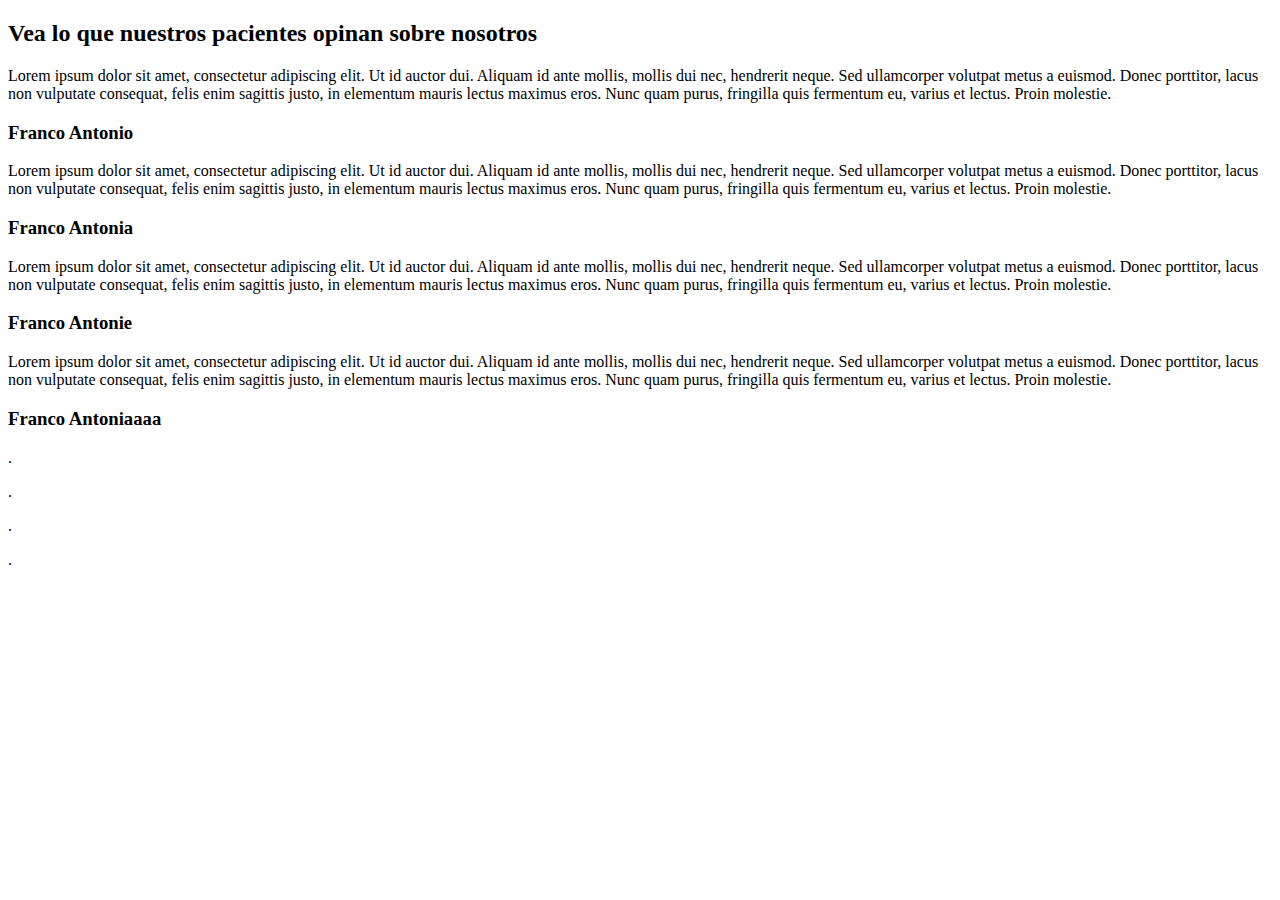
<file: modulo1.html>
<!DOCTYPE html>
<html lang="es">
<head>
    <meta charset="UTF-8">
    <meta name="viewport" content="width=device-width, initial-scale=1.0">
    <link rel="preconnect" href="https://fonts.googleapis.com">
    <link rel="preconnect" href="https://fonts.gstatic.com" crossorigin>
    <link href="https://fonts.googleapis.com/css2?family=Open+Sans:ital,wght@0,300..800;1,300..800&display=swap" rel="stylesheet">
    <link rel="stylesheet" href="https://medizama.com/css/modulo1-vm.css">
    
    <title>Seccion de Modulos</title>
</head>
<body>
    <main>
        <!-- Seccion de Testimoniales  23 /02 /2024-->
        <div class="container-carrusel">
            <div class="texto">
                <h2>Vea lo que nuestros <b>pacientes</b>  opinan sobre nosotros</h2>
            </div>
            <div class="slider-main">
                <div class="slider">
                    <div class="testimonios">
                        <div class="card-testimonios">
                            <p>Lorem ipsum dolor sit amet, consectetur adipiscing elit. Ut id auctor dui. Aliquam id ante mollis, mollis dui nec, hendrerit neque. Sed ullamcorper volutpat metus a euismod. Donec porttitor, lacus non vulputate consequat, felis enim sagittis justo, in elementum mauris lectus maximus eros. Nunc quam purus, fringilla quis fermentum eu, varius et lectus. Proin molestie.</p>
                            <h3>Franco Antonio</h3>
                        </div>
                        <div id="" class="card-testimonios">
                            <p>Lorem ipsum dolor sit amet, consectetur adipiscing elit. Ut id auctor dui. Aliquam id ante mollis, mollis dui nec, hendrerit neque. Sed ullamcorper volutpat metus a euismod. Donec porttitor, lacus non vulputate consequat, felis enim sagittis justo, in elementum mauris lectus maximus eros. Nunc quam purus, fringilla quis fermentum eu, varius et lectus. Proin molestie.</p>
                            <h3>Franco Antonia</h3>
                        </div>
                        <div id="" class="card-testimonios">
                            <p>Lorem ipsum dolor sit amet, consectetur adipiscing elit. Ut id auctor dui. Aliquam id ante mollis, mollis dui nec, hendrerit neque. Sed ullamcorper volutpat metus a euismod. Donec porttitor, lacus non vulputate consequat, felis enim sagittis justo, in elementum mauris lectus maximus eros. Nunc quam purus, fringilla quis fermentum eu, varius et lectus. Proin molestie.</p>
                            <h3>Franco Antonie</h3>
                        </div>
                        <div id="" class="card-testimonios">
                            <p>Lorem ipsum dolor sit amet, consectetur adipiscing elit. Ut id auctor dui. Aliquam id ante mollis, mollis dui nec, hendrerit neque. Sed ullamcorper volutpat metus a euismod. Donec porttitor, lacus non vulputate consequat, felis enim sagittis justo, in elementum mauris lectus maximus eros. Nunc quam purus, fringilla quis fermentum eu, varius et lectus. Proin molestie.</p>
                            <h3>Franco Antoniaaaa</h3>
                        </div>
                    </div>
                </div>


                <div class="puntos">
                    <p id="0" class="punto-actual" onclick="callCard(0)">.</p>
                    <p id="1" class="" onclick="callCard(1)">.</p>
                    <p id="2" class="" onclick="callCard(2)">.</p>
                    <p id="3" class="" onclick="callCard(3)">.</p>
                </div>
            </div>
            
            
        </div>
    </main>
    <script src="https://medizama.com/js/modulo1.js"></script>
</body>
</html>
</file>
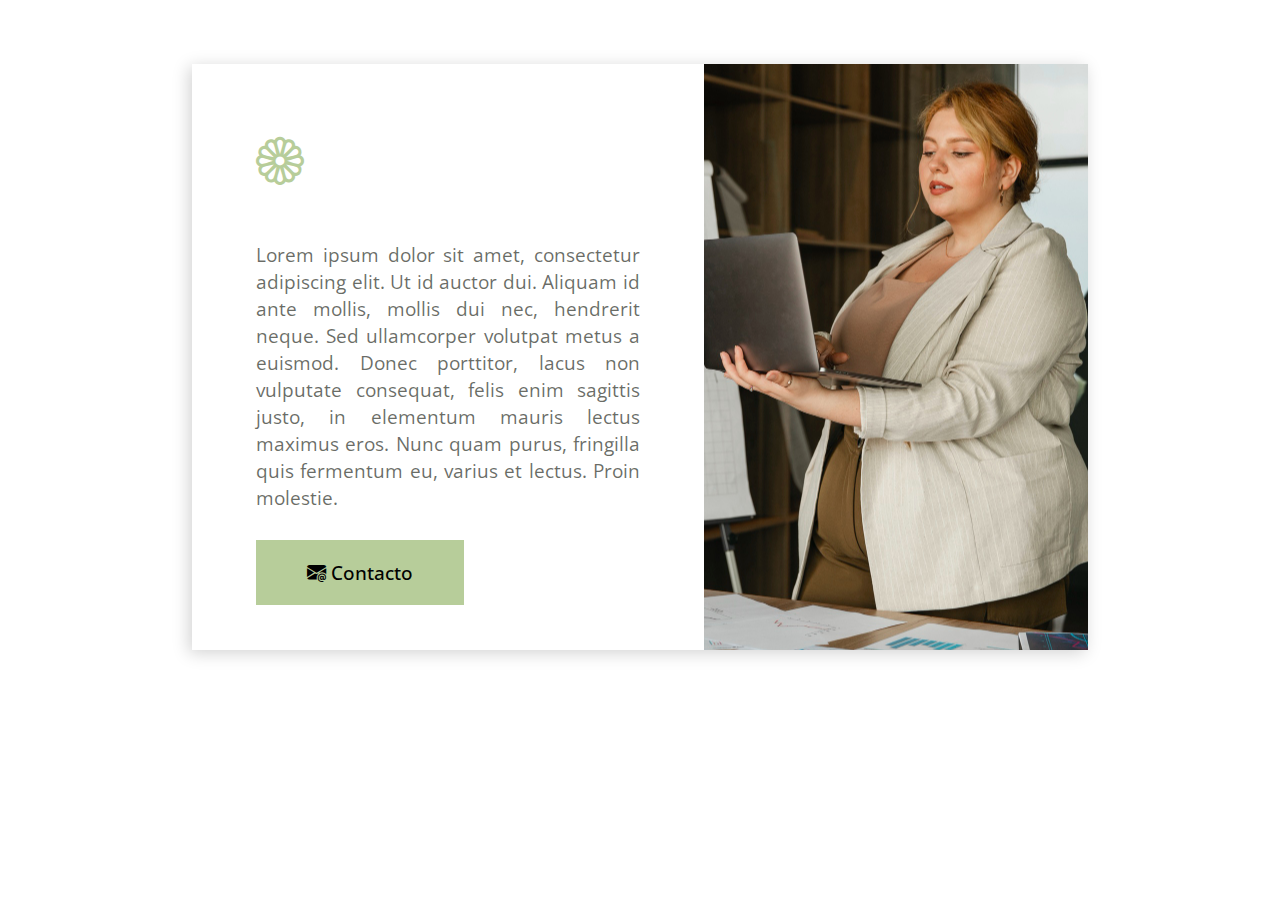
<file: modulo2.html>
<!DOCTYPE html>
<html lang="es">
<head>
    <meta charset="UTF-8">
    <meta name="viewport" content="width=device-width, initial-scale=1.0">
    <link rel="stylesheet" href="https://cdn.jsdelivr.net/npm/bootstrap-icons@1.11.3/font/bootstrap-icons.min.css">
    <link rel="stylesheet" href="css/modulo2.css">
    <link href="https://fonts.googleapis.com/css2?family=Open+Sans:ital,wght@0,300..800;1,300..800&display=swap" rel="stylesheet">
    <title>Modulo 2</title>
</head>
<body>
    <main>
        <div class="container-style-mod2">
            <div class="block-img">
                <div class="text-block">
                    <i class="bi bi-flower1"></i>
                    <p>Lorem ipsum dolor sit amet, consectetur adipiscing elit. Ut id auctor dui. Aliquam id ante mollis, mollis dui nec, hendrerit neque. Sed ullamcorper volutpat metus a euismod. Donec porttitor, lacus non vulputate consequat, felis enim sagittis justo, in elementum mauris lectus maximus eros. Nunc quam purus, fringilla quis fermentum eu, varius et lectus. Proin molestie.</p>
                    <a href="#"><i class="bi bi-envelope-at-fill"></i> Contacto</a>
                </div>
                
                <div class="img-block">
                    
                </div>
            </div>
        </div>
    </main>
</body>
</html>
</file>
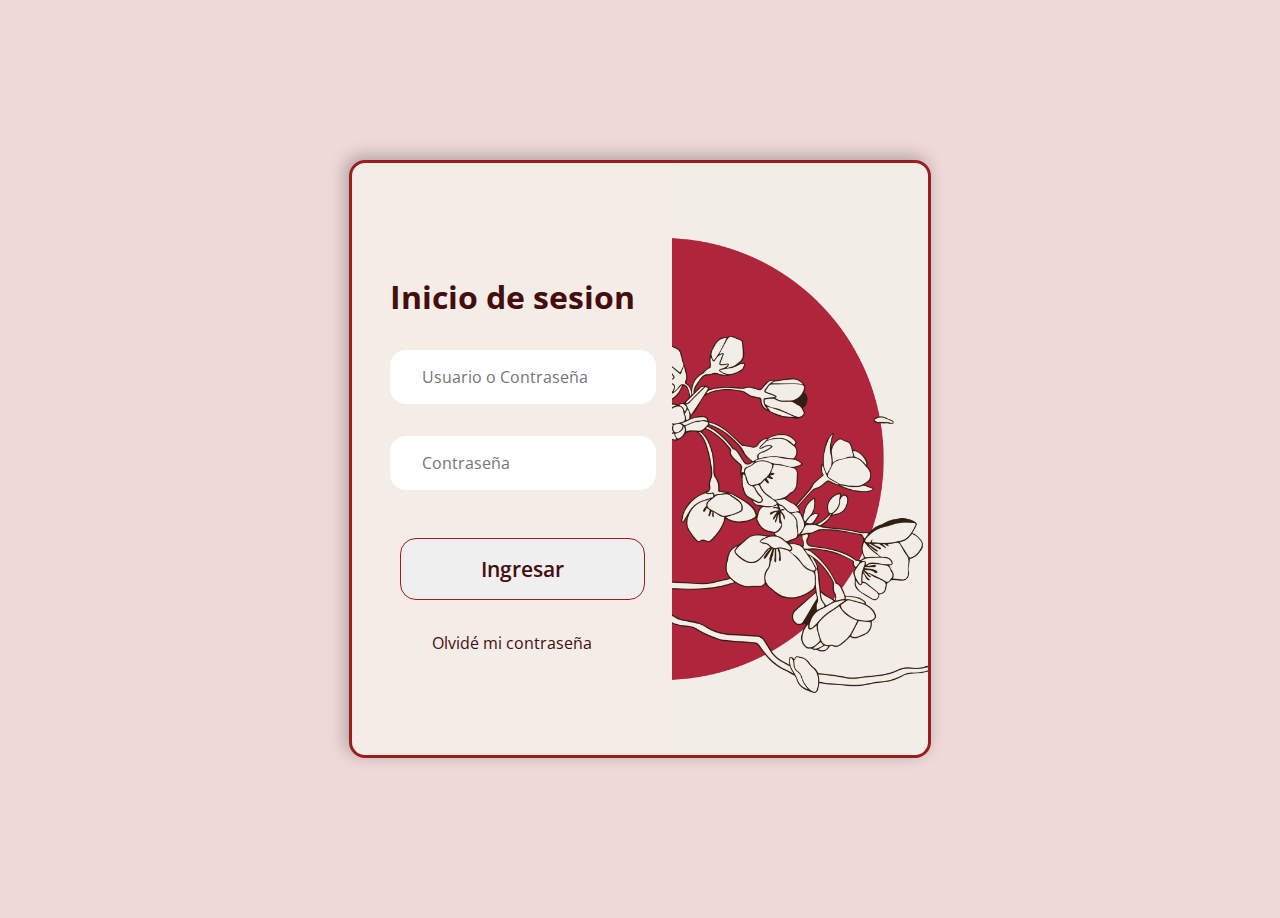
<file: modulo3.html>
<!DOCTYPE html>
<html lang="es">
<head>
    <meta charset="UTF-8">
    <meta name="viewport" content="width=device-width, initial-scale=1.0">
    <link href="https://fonts.googleapis.com/css2?family=Open+Sans:ital,wght@0,300..800;1,300..800&display=swap" rel="stylesheet">
    <link rel="stylesheet" href="css/modulo3.css">
    <title>Modulo Login</title>
</head>
<body>
    <main>
        <div class="container-log">
            <div class="login-main">
                <div class="form-login">
                    <h1>Inicio de sesion</h1>
                    <form action="" method="post" >
                        <input type="email" name="email" id="email" placeholder="Usuario o Contraseña">
                        <input type="password" name="password" id="password" placeholder="Contraseña" required>
                        <button type="submit">Ingresar</button>
                        
                    </form>
                    <a href="#">Olvidé mi contraseña</a>
                </div>
                <div class="form-img">
                    
                </div>
            </div>
        </div>
    </main>
</body>
</html>
</file>
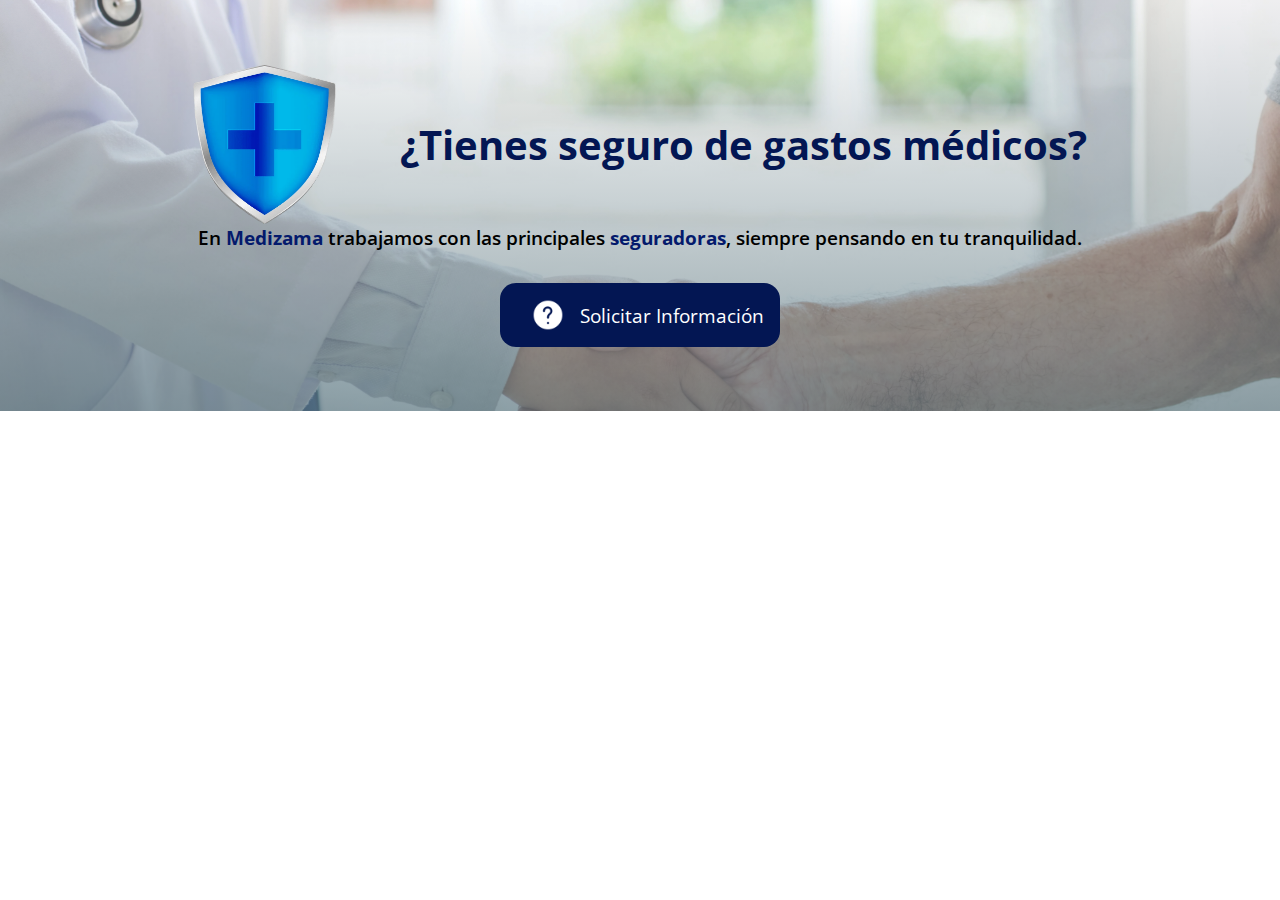
<file: modulo4.html>
<!DOCTYPE html>
<html lang="es">
<head>
    <meta charset="UTF-8">
    <meta name="viewport" content="width=device-width, initial-scale=1.0">
    <link rel="stylesheet" href="css/modulo4.css">
    <link href="https://fonts.googleapis.com/css2?family=Open+Sans:ital,wght@0,300..800;1,300..800&display=swap" rel="stylesheet">
    <title>Modulo 4 Sección de nosotros</title>
</head>
<body>
    <main>
            <div class="container-gen-seguroM">
                <div class="title-seguroM">
                    <img src="img/health-shield.webp" alt="shield-health">
                    <h2>¿Tienes seguro de gastos médicos?</h2>
                </div>
                <div class="text-seguroM">
                    <p>En <span>Medizama</span> trabajamos con las principales <span>seguradoras</span>, siempre pensando en tu tranquilidad.</p>
                    <div class="button-seguroM">
                        <img src="img/help-circle-solid.webp" alt="help-circle">
                        <a href="#">Solicitar Información</a>
                    </div>
                    
                </div>
            </div>
    </main>
</body>
</html>
</file>
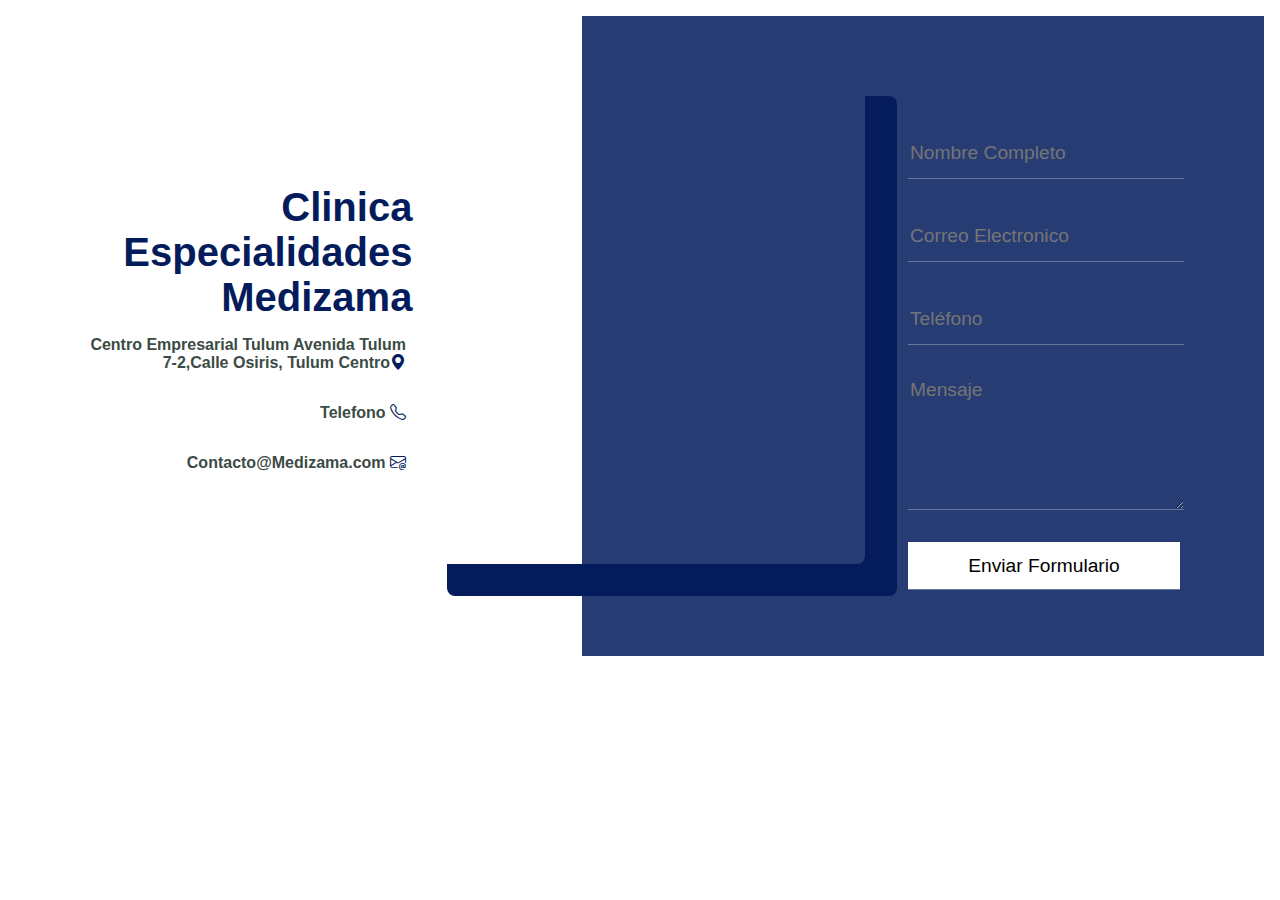
<file: Modulo5.html>
<!DOCTYPE html>
<html lang="en">
<head>
    <meta charset="UTF-8">
    <meta name="viewport" content="width=device-width, initial-scale=1.0">
    <link rel="stylesheet" href="https://cdn.jsdelivr.net/npm/bootstrap-icons@1.11.3/font/bootstrap-icons.min.css">
    <link rel="stylesheet" href="css/modulo5.css">
    <title>Modulo 5 Contact Us</title>
</head>
<body>
        <div class="container-contact">
            <div class="info-contact">
                <h2>Clinica </h2>
                <h2>Especialidades</h2>
                <h2>Medizama</h2>
                <ul>
                    <li><a href="#">Centro Empresarial Tulum Avenida Tulum 7-2,Calle Osiris, Tulum Centro<i class="bi bi-geo-alt-fill"></i></a></li>
                    <li><a href="#">Telefono <i class="bi bi-telephone"></i></a></li>
                    <li><a href="mailto:Contacto@Medizama.com">Contacto@Medizama.com <i class="bi bi-envelope-at"></i></a></li>
                </ul>
            </div>
            <div class="mapa-contact">
                <iframe src="https://www.google.com/maps/embed?pb=!1m18!1m12!1m3!1d3744.137669829487!2d-87.46344397175004!3d20.21159946544806!2m3!1f0!2f0!3f0!3m2!1i1024!2i768!4f13.1!3m3!1m2!1s0x8f4fd6ac1caee0e3%3A0xdb7af6c31b257f2!2sMedizama!5e0!3m2!1ses!2smx!4v1712013869030!5m2!1ses!2smx" width="450" height="500" style="border:0;" allowfullscreen="" loading="lazy" referrerpolicy="no-referrer-when-downgrade"></iframe>
            </div>

            <div class="form-contact">
                <form action="" method="post">
                    <input type="text" name="name" id="name" placeholder="Nombre Completo">
                    <input type="email" name="email" id="email" placeholder="Correo Electronico">
                    <input type="tel" name="tel" id="tel" placeholder="Teléfono">
                    <textarea name="text" id="" cols="30" rows="10" placeholder="Mensaje"></textarea>
                    <input type="submit" value="Enviar Formulario" id="submit">
                </form>
            </div>
        </div>
</body>
</html>
</file>
<file: css/modulo2.css>
*{
    margin:  0;
    font-family: "Open Sans", sans-serif;
    transition: all 0.5s ease;
}
/* Contendor Principal */
.container-style-mod2{
   
    margin-top: 4rem;
}
/* Seccion General */
.block-img{
    display: flex;
    margin: 0 auto;
    width: 70%;
    box-shadow: -0.21rem 0.21rem  1rem rgba(0, 0, 0, 0.179); 
    
}
/* Seccion del texto */
.text-block{
    text-align: justify;
    width: 40%;
    padding: 6rem;
}

.text-block i.bi-flower1{
    color: #b7cd9a;
    font-size: 3rem;
}
.text-block p{
    font-size: 1.2rem;
    margin: 3rem 0;
    color: #11150ba2;
}
.text-block a{
    text-decoration: none;
    font-weight: 500;
    font-size: 1.2rem;
    color:#010101 ;
    background-color: #b7cd9a;
    border: #b7cd9a solid ;
    padding: 1rem 3rem;
    
}
.text-block a:hover{
    background-color: #a7ce73;
    cursor: pointer;
    padding: 1.2rem 4rem;
}
/* Seccion de la imagen */
.img-block{
    width: 50%;
    background: url("../img/img1.jpg") no-repeat center;
}

/* Seccion Responsiva */

@media screen and (max-width:1436px) {
    .text-block{
        width: 50%;
        padding: 4rem;
    }
}

@media screen and (max-width:1036px) {
    .block-img{
        width: 90%;  
    }
}
@media screen and (max-width:770px) {
    .block-img{
       flex-wrap: wrap;
    }
    .text-block{
        text-align: center;
        width: 100%;
        padding: 4rem;
    }
    .img-block{
        width: 100%;
        height: 20rem;
        /* Utiliza esta Opción para mover el background a tu gusto, con respecto a la foto que estás usando */
        /* Use this opcion to move the backgroud, with regarding the photo you are using */
        background-position: -14rem -4rem ;
    }
}

@media screen and (max-width:470px) {
    .img-block{
        width: 100%;
        height: 20rem;
        background-position: -24rem -4rem ;
    }
    .text-block{
        text-align: center;
        width: 100%;
        padding: 2rem;
    }
    .text-block a{
        font-size: 1rem;
        padding: 1rem 1rem;
    }

    .text-block p{
        font-size: 1.1rem;
    }
}
</file>
<file: css/modulo3.css>
*{
    margin: 0;
    font-family: "Open Sans", sans-serif;
    transition: all 0.5s ease;

}

.container-log{
    background-color: rgba(165, 42, 42, 0.186);
    padding: 10rem;
   
}


.login-main{
    display: flex;
    justify-content: space-between;
    background-color: #f3ece7;
    width: 60%;
    margin: 0 auto;
    box-shadow: -0.2rem -0.2rem 1rem rgba(0, 0, 0, 0.254) ;
    border-radius: 1rem;
    border: #9a1e1e 0.2rem solid;
}
.login-main a {
    text-decoration: none;
    color: #450d0d;
}
.form-login{
    color: #450d0d;
    padding: 1rem 1rem;
    width: 50%;
    height: 25rem;
    /* display: grid; */
    text-align: center;
    margin:5rem 0;
}
.form-login h1{
    
    margin: 1rem;

}
.form-login > form{
    
    display: grid;
    justify-items: center;
}

form input{
    font-size: 1rem;
    border: none;
    border-radius: 1rem;
    padding: 1rem 2rem;
    margin: 1rem 0rem;
}
form button {
    color: #450d0d;
    margin: 2rem;
    font-size: 1.3rem;
    font-weight: 600;
    padding: 1rem 5rem;
    border: #9a1e1e 0.1rem solid;
    border-radius: 1rem;
    cursor: pointer;
    transition: all 0.5s ease;
}

form button:hover {
    color: #f3ece7;
    background-color:#9a1e1e;
    transform: scale(110%);
}

.form-img{
    background: url("../img/img-m-3.jpg") no-repeat center;
    background-size: cover;
    border-radius: 1rem;
    width: 50%;
}

/* SECCION DE RESPONSIVA */

@media screen and (max-width:1270px) {
    .login-main{
        width: 100%;
    }
}

@media screen and (max-width:890px) {
    form input{
        padding: 1rem 0.8rem;
        margin: 0.8rem 0rem;
    }

    form button {
        margin: 1rem;
        font-size: 1.1rem;
        padding: 1rem 3.5rem;
    }
    .container-log{
        /* background-color: rgba(165, 42, 42, 0.186); */
        padding: 3rem;
       
    }
}
@media screen and (max-width:550px) {
    .login-main{
        display: block;
        
    }

    .form-img{
        height: 15rem;
        border-radius: 1rem;
        width: 100%;
    }

    .form-login{
        padding: 0;
        width: 100%;
        height: 20rem;
        margin:1rem 0;
    }
}

@media screen and (max-width:470px) {
    
}
</file>
<file: css/modulo4.css>
*{
    margin:  0;
    font-family: "Open Sans", sans-serif;
    transition: all 0.5s ease;
}

/*? Container Principal, después de este va todo el conteido */
.container-gen-seguroM{
    background:  linear-gradient(rgba(255, 255, 255, 0.2),rgba(98, 123, 131, 0.7)), url("/img/doctor-taking-a-hand.webp")     no-repeat center;
    background-size: cover;
    padding: 4rem;
}

/* !Titulo Principal */
.title-seguroM{
    display: flex;
    justify-content: center;
    align-items: center;
}

.title-seguroM img{
    height: 10rem;
    margin-right: 4rem;
}
.title-seguroM h2 {
    font-size: 3.5rem;
    color: #031653;
}

/* !Texto y Boton Secundario */

.text-seguroM{
    display: grid;
    justify-items: center;
}

.text-seguroM p{
    color: #000000;
    font-size: 1.2rem;
    font-weight: 600;
}
.text-seguroM p > span{
    font-weight: 700;
    color: #041a6c;
}
.button-seguroM{
    margin-top:2rem;
    background-color: #031653;
    padding: 1rem;
    border-radius: 1rem;
    display: flex;
    align-items: center;
}
.text-seguroM a{
    text-decoration: none;
    color: white;
    font-size: 1.2rem;
}
.text-seguroM img{
    margin: 0 1rem;
    height: 2rem;
}

/* TODO: SECCIÓN RESPONSIVA */

@media screen and (max-width:1300px) {

    .title-seguroM h2 {
        font-size: 2.5rem;
    }
}
/* !SigSección */
@media screen and (max-width:1040px) {

    .title-seguroM h2 {
        font-size: 2.2rem;
    }
    .text-seguroM p{
        margin-top: 1rem;
        font-size: 1.4rem;
        
    }
    .title-seguroM img{
        height: 5rem;
        
    }
}
/* !SigSección */
@media screen and (max-width:870px) {

    .title-seguroM h2 {
        font-size: 2rem;
    }

    .title-seguroM img{
        height: 4.5rem;
        
    }
    .text-seguroM p{
        margin-top: 1rem;
        text-align: center;
    }
}
/* !SigSección */
@media screen and (max-width:560px) {

    .title-seguroM h2 {
        font-size: 2rem;
        text-align: center;
    }

    .title-seguroM img{
        display: none;
    }
    .text-seguroM p{
        margin-top: 1rem;
        text-align: center;
    }
}
</file>
<file: css/modulo5.css>
*{
    margin:  0;
    font-family: "Open Sans", sans-serif;
    transition: all 0.5s ease; 
}
/* !Seccion del contenedor */
.container-contact{
    display: flex;
    /* border: 0.5rem solid red; */
    padding: 1rem;
    justify-content: center;
    height: 40rem;
}

/* ?Seccion titulo prinicpal  */
.info-contact{
    /* border:  0.1rem solid ; */
    display: grid;
    align-content: center;
    margin-right: 0rem;
    width: 35%;
}

.info-contact h2{
    
    font-size: 4rem;
    color: #041c5c;
    text-align: right;
}

.info-contact ul li{
    display: grid;
    text-align: right;
    

}

.info-contact ul li a{
    text-decoration: none;
    color: #3c4b45;
    margin: 1rem;
    font-weight: 600;
}

.info-contact a i{
    color: #041b5c;
}

/* ?Seccion Mapa */

.mapa-contact{
    position: absolute;
    margin-top: 3rem;
}
.mapa-contact iframe{
    box-shadow: 2rem 2rem #041b5c;
    border-radius: 0.5rem;
}

/* ? Seccion Formulario Contacto */

.form-contact{
    background-color: #041b5cda;
    width: 45%;
    display: grid;
    justify-items: end;
    padding: 5rem;
    margin-left: 10rem;
}
.form-contact form{
    display: flex;
    flex-direction: column;
}
.form-contact form input, .form-contact textarea{
    margin-top: 2rem;
    background-color: transparent;
    border: none;
    color: white;
    font-size: 1.2rem;
    border-bottom: 0.1rem solid #68779d;
    height: 3rem;
    width: 27rem;
}

.form-contact textarea{
    height: 8rem;
}

.form-contact form input#submit{
    background-color: white;
    color: black;
}
 

/* ! Sección Responsiva  */

@media screen and (max-width:1600px) {
    .form-contact form input, .form-contact textarea{
        width: 22rem;
    }
}

@media screen and (max-width:1450px) {
    .info-contact h2{
        margin-right: 0.6rem;
        font-size: 2.5rem;
        
    }
    
    .form-contact form input, .form-contact textarea{
        width: 17rem;
    }

}
@media screen and (max-width:1270px) {
    .info-contact h2{
        margin-right: 0.8rem;
        font-size: 2.5rem;
        
    }
    
    .form-contact form input, .form-contact textarea{
        width: 15rem;
    }

}
@media screen and (max-width:1200px) {
    
    .container-contact{
        flex-direction: column;
        height: auto;
    }
    /* * info Contacto */
    .info-contact{
        width: 100%;
        justify-items: center;
    }
    .info-contact h2{
        font-size: 4rem;
    }
    .info-contact ul li {
        display: block;
        margin: 1rem;
    }
    /* * -> Mapa   */
    .mapa-contact{
        position: static ;
        margin: 0 auto;
        margin-bottom: -2rem;
        z-index: 1;
    }
    .mapa-contact iframe{
        width: 58.6rem;
        height: 15rem;
        box-shadow: 0rem 2rem #041c5c;
        border-radius: 1rem;
    }
    /* * -> Contacto   */
    .form-contact{
        z-index: 0;
        width: 100%;
        margin: 0;
        padding: 0;
        padding-top: 5rem;
    }
    .form-contact form{
        margin: 0 auto;
    }
    .form-contact form input, .form-contact textarea{
        margin: 1rem 0;
        font-size: 1.5rem;
        width: 30rem;
    }
}

@media screen and (max-width:970px) {
    .mapa-contact iframe{
        width: 38.6rem;
        
    }
}
@media screen and (max-width:650px) {
    .mapa-contact iframe{
        width: 28.6rem;
    }

    .form-contact form input, .form-contact textarea{
        margin: 1rem 0;
        font-size: 1.3rem;

        width: 20rem;
    }
}

@media screen and (max-width:490px) {
    .mapa-contact iframe{
        width: 18.6rem;
    }

    .info-contact h2{
        font-size: 3rem;
    }
    .info-contact ul li{
        text-align: center;
    }
    .info-contact ul {
        padding: 0;
    }
    .form-contact form input, .form-contact textarea{
        margin: 1rem 0;
        font-size: 1.3rem;
    
        width: 20rem;
    }
}
@media screen and (max-width:380px) {
    .mapa-contact iframe{
        width: 17.6rem;
    }

    .info-contact h2{
        font-size: 2.5rem;
    }
    .form-contact form input, .form-contact textarea{
        margin: 1rem 0;
        font-size: 1.1rem;
        width: 15rem;
    }
}
</file>
